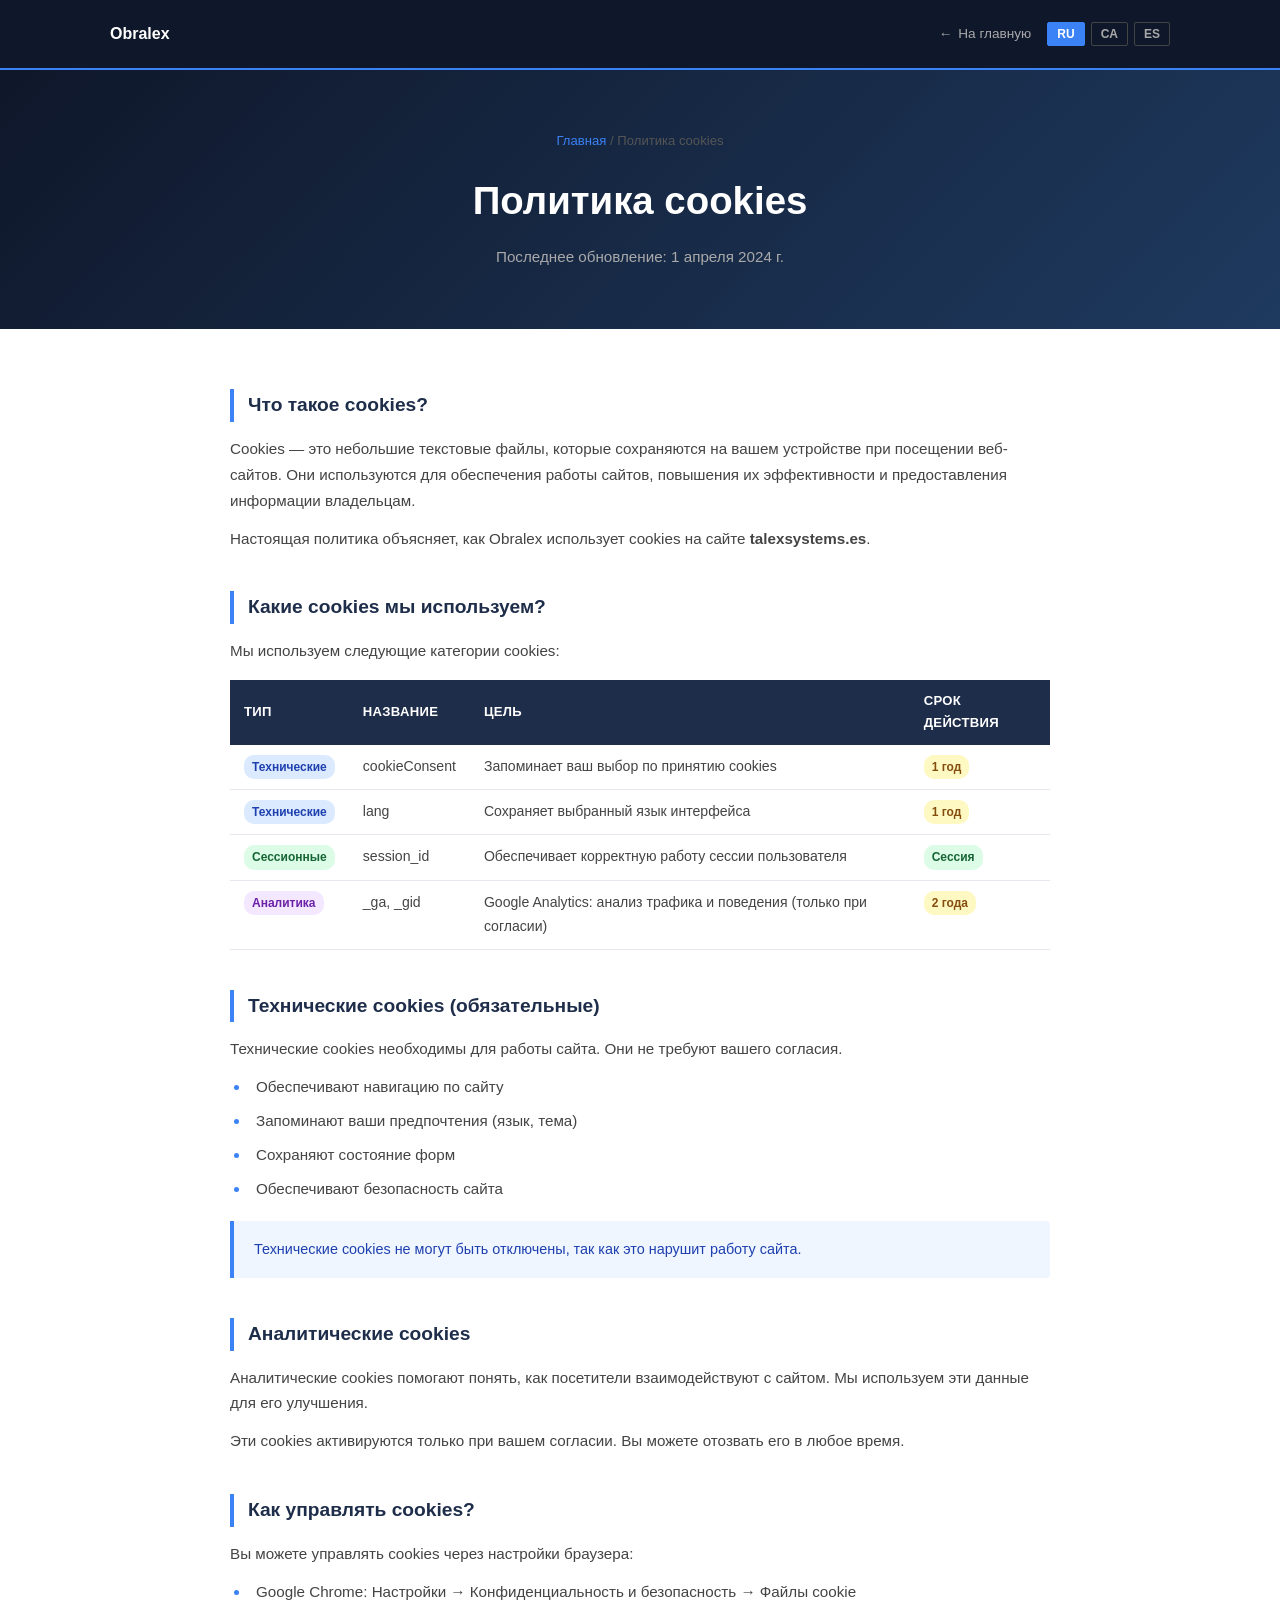
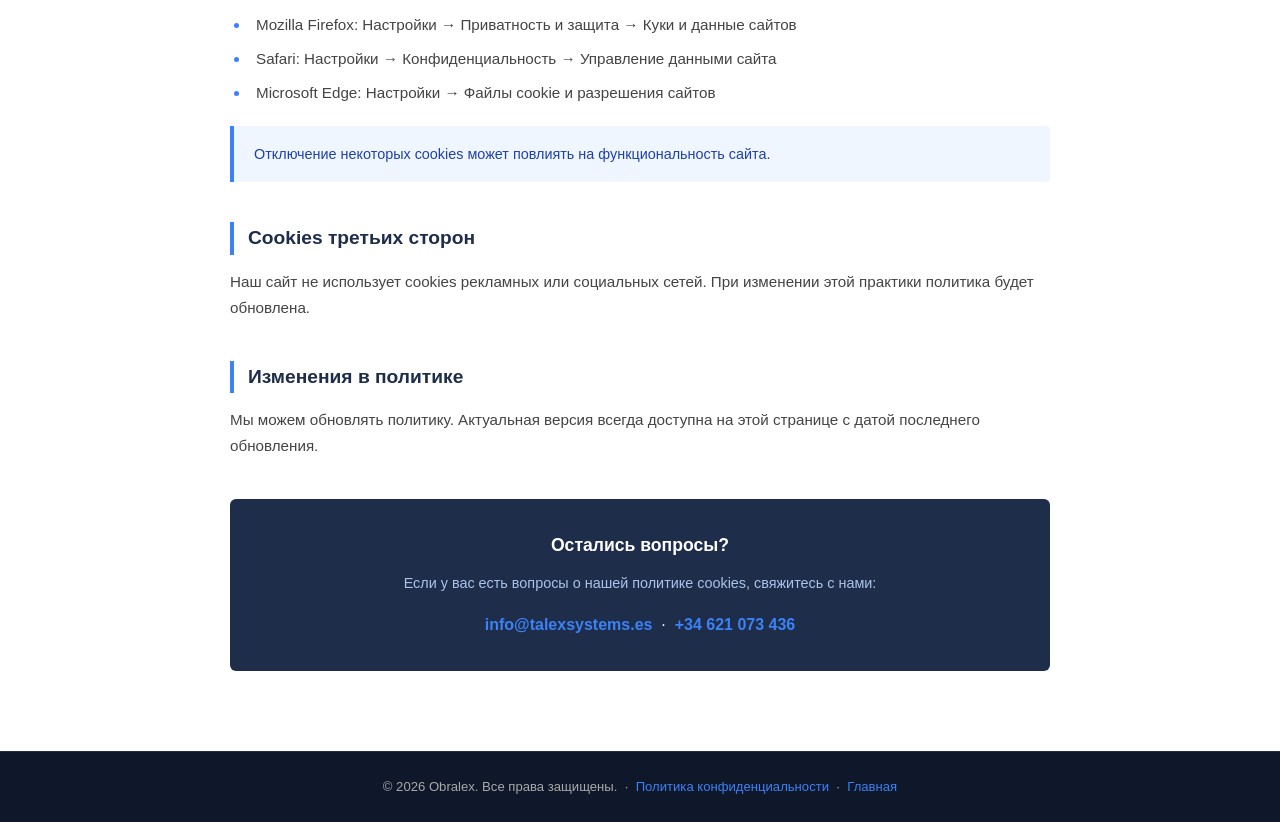
<file: cookie-policy.html>
<!DOCTYPE html>
<html lang="ru">
<head>
  <meta charset="UTF-8" />
  <meta name="viewport" content="width=device-width, initial-scale=1.0" />
  <title>Политика cookies — Obralex</title>
  <style>
    *, *::before, *::after { box-sizing: border-box; margin: 0; padding: 0; }
    :root {
      --dark-blue: #1e2d4a;
      --blue: #3b82f6;
      --gray: #a9a9a9;
      --dark: #0f172a;
      --light: #f0f4f8;
      --white: #ffffff;
      --text: #1e293b;
    }
    html { scroll-behavior: smooth; }
    body { font-family: 'Segoe UI', Arial, sans-serif; color: var(--text); background: var(--white); line-height: 1.7; }
    a { text-decoration: none; color: inherit; }

    /* HEADER */
    header {
      background: var(--dark);
      border-bottom: 2px solid var(--blue);
      position: sticky; top: 0; z-index: 100;
    }
    nav {
      max-width: 1100px; margin: 0 auto; padding: 0 20px;
      height: 68px; display: flex; align-items: center; justify-content: space-between;
    }
    .logo { display: flex; align-items: center; gap: 10px; }
    .logo-mark {
      width: 42px; height: 42px; background: var(--blue); color: var(--white);
      font-weight: 900; font-size: 1rem; display: flex; align-items: center; justify-content: center; border-radius: 4px;
    }
    .logo-text { color: var(--white); font-size: 1rem; font-weight: 700; line-height: 1.2; }
    .logo-text span { color: var(--blue); }
    .nav-right { display: flex; align-items: center; gap: 16px; }
    .back-link {
      color: var(--gray); font-size: 0.85rem; display: flex; align-items: center; gap: 6px;
      transition: color 0.2s;
    }
    .back-link:hover { color: var(--white); }
    .lang-switcher { display: flex; gap: 6px; }
    .lang-btn {
      background: transparent; border: 1px solid #444; color: var(--gray);
      padding: 4px 9px; font-size: 0.75rem; cursor: pointer; border-radius: 2px;
      transition: all 0.2s; text-transform: uppercase; font-weight: 600;
    }
    .lang-btn.active, .lang-btn:hover { background: var(--blue); border-color: var(--blue); color: var(--white); }

    /* HERO */
    .page-hero {
      background: linear-gradient(135deg, #0f172a 0%, #1e3a5f 100%);
      padding: 60px 20px;
      text-align: center;
    }
    .page-hero h1 { color: var(--white); font-size: clamp(1.6rem, 3vw, 2.4rem); font-weight: 900; margin-bottom: 10px; }
    .page-hero p { color: var(--gray); font-size: 0.95rem; }
    .page-hero .breadcrumb { color: #555; font-size: 0.82rem; margin-bottom: 16px; }
    .page-hero .breadcrumb a { color: var(--blue); }
    .page-hero .breadcrumb a:hover { text-decoration: underline; }

    /* CONTENT */
    .content-wrap { max-width: 860px; margin: 0 auto; padding: 60px 20px 80px; }

    .section-block { margin-bottom: 40px; }
    .section-block h2 {
      font-size: 1.2rem; font-weight: 700; color: var(--dark-blue);
      border-left: 4px solid var(--blue); padding-left: 14px; margin-bottom: 14px;
    }
    .section-block p { color: #444; margin-bottom: 12px; font-size: 0.95rem; }
    .section-block ul { margin: 12px 0 12px 20px; display: flex; flex-direction: column; gap: 8px; }
    .section-block ul li { color: #444; font-size: 0.95rem; position: relative; padding-left: 6px; }
    .section-block ul li::marker { color: var(--blue); }

    /* Cookie table */
    .cookie-table { width: 100%; border-collapse: collapse; margin: 16px 0; font-size: 0.88rem; }
    .cookie-table th {
      background: var(--dark-blue); color: var(--white); padding: 10px 14px;
      text-align: left; font-weight: 600; font-size: 0.82rem; text-transform: uppercase; letter-spacing: 0.3px;
    }
    .cookie-table td { padding: 10px 14px; border-bottom: 1px solid #e5e9ef; color: #444; vertical-align: top; }
    .cookie-table tr:hover td { background: var(--light); }
    .badge {
      display: inline-block; padding: 2px 8px; border-radius: 10px; font-size: 0.75rem;
      font-weight: 600; background: #dbeafe; color: #1e40af;
    }
    .badge.session { background: #dcfce7; color: #166534; }
    .badge.persistent { background: #fef9c3; color: #854d0e; }

    /* Info box */
    .info-box {
      background: #eff6ff; border-left: 4px solid var(--blue);
      padding: 16px 20px; border-radius: 0 4px 4px 0; margin: 20px 0;
    }
    .info-box p { color: #1e40af; font-size: 0.9rem; margin: 0; }

    /* Contact block */
    .contact-block {
      background: var(--dark-blue); color: var(--white);
      padding: 32px; border-radius: 6px; margin-top: 40px; text-align: center;
    }
    .contact-block h3 { font-size: 1.1rem; margin-bottom: 10px; }
    .contact-block p { color: #aac4e8; font-size: 0.9rem; margin-bottom: 16px; }
    .contact-block a { color: var(--blue); font-weight: 600; }
    .contact-block a:hover { text-decoration: underline; }

    /* FOOTER */
    footer {
      background: var(--dark); color: var(--gray);
      text-align: center; padding: 24px 20px; font-size: 0.82rem;
      border-top: 1px solid #1e2d4a;
    }
    footer a { color: var(--blue); }
    footer a:hover { text-decoration: underline; }

    @media (max-width: 600px) {
      .cookie-table { font-size: 0.78rem; }
      .cookie-table th, .cookie-table td { padding: 8px 10px; }
      .nav-right .back-link span { display: none; }
    }
  </style>
</head>
<body>

<header>
  <nav>
    <a href="index.html" class="logo">
<div class="logo-text">Obralex</div>
    </a>
    <div class="nav-right">
      <a href="index.html" class="back-link">← <span data-i18n="back">На главную</span></a>
      <div class="lang-switcher">
        <button class="lang-btn active" onclick="setLang('ru')">RU</button>
        <button class="lang-btn" onclick="setLang('ca')">CA</button>
        <button class="lang-btn" onclick="setLang('es')">ES</button>
      </div>
    </div>
  </nav>
</header>

<div class="page-hero">
  <p class="breadcrumb"><a href="index.html" data-i18n="home_link">Главная</a> / <span data-i18n="page_title">Политика cookies</span></p>
  <h1 data-i18n="page_title">Политика cookies</h1>
  <p data-i18n="page_sub">Последнее обновление: 1 апреля 2024 г.</p>
</div>

<div class="content-wrap">

  <div class="section-block">
    <h2 data-i18n="s1_title">Что такое cookies?</h2>
    <p data-i18n="s1_p1">Cookies — это небольшие текстовые файлы, которые сохраняются на вашем устройстве (компьютере, планшете или смартфоне) при посещении веб-сайтов. Они широко используются для обеспечения работы сайтов или повышения эффективности их работы, а также для предоставления информации владельцам сайта.</p>
    <p data-i18n="s1_p2">Настоящая политика объясняет, как Obralex использует cookies и аналогичные технологии на сайте <strong>talexsystems.es</strong>.</p>
  </div>

  <div class="section-block">
    <h2 data-i18n="s2_title">Какие cookies мы используем?</h2>
    <p data-i18n="s2_intro">Мы используем следующие категории cookies:</p>

    <table class="cookie-table">
      <thead>
        <tr>
          <th data-i18n="th_type">Тип</th>
          <th data-i18n="th_name">Название</th>
          <th data-i18n="th_purpose">Цель</th>
          <th data-i18n="th_duration">Срок действия</th>
        </tr>
      </thead>
      <tbody>
        <tr>
          <td><span class="badge" data-i18n="badge_tech">Технические</span></td>
          <td>cookieConsent</td>
          <td data-i18n="cookie1_desc">Запоминает ваш выбор по принятию cookies</td>
          <td><span class="badge persistent" data-i18n="dur_1year">1 год</span></td>
        </tr>
        <tr>
          <td><span class="badge" data-i18n="badge_tech">Технические</span></td>
          <td>lang</td>
          <td data-i18n="cookie2_desc">Сохраняет выбранный язык интерфейса</td>
          <td><span class="badge persistent" data-i18n="dur_1year">1 год</span></td>
        </tr>
        <tr>
          <td><span class="badge session" data-i18n="badge_session">Сессионные</span></td>
          <td>session_id</td>
          <td data-i18n="cookie3_desc">Обеспечивает корректную работу сессии пользователя</td>
          <td><span class="badge session" data-i18n="dur_session">Сессия</span></td>
        </tr>
        <tr>
          <td><span class="badge" style="background:#f3e8ff;color:#6b21a8;" data-i18n="badge_analytics">Аналитика</span></td>
          <td>_ga, _gid</td>
          <td data-i18n="cookie4_desc">Google Analytics: анализ трафика и поведения пользователей (только при согласии)</td>
          <td><span class="badge persistent" data-i18n="dur_2years">2 года</span></td>
        </tr>
      </tbody>
    </table>
  </div>

  <div class="section-block">
    <h2 data-i18n="s3_title">Технические cookies (обязательные)</h2>
    <p data-i18n="s3_p1">Технические cookies необходимы для работы сайта. Без них сайт не может функционировать корректно. Они не требуют вашего согласия.</p>
    <ul>
      <li data-i18n="s3_li1">Обеспечивают навигацию по сайту</li>
      <li data-i18n="s3_li2">Запоминают ваши предпочтения (язык, тема)</li>
      <li data-i18n="s3_li3">Сохраняют состояние форм</li>
      <li data-i18n="s3_li4">Обеспечивают безопасность сайта</li>
    </ul>
    <div class="info-box">
      <p data-i18n="s3_info">Технические cookies не могут быть отключены, так как это нарушит работу сайта. Однако вы можете настроить браузер на их блокировку — в этом случае некоторые функции сайта могут перестать работать.</p>
    </div>
  </div>

  <div class="section-block">
    <h2 data-i18n="s4_title">Аналитические cookies</h2>
    <p data-i18n="s4_p1">Аналитические cookies помогают нам понять, как посетители взаимодействуют с сайтом, собирая и передавая анонимную информацию. Мы используем эти данные для улучшения сайта.</p>
    <p data-i18n="s4_p2">Эти cookies активируются только при вашем согласии. Вы можете отозвать согласие в любое время.</p>
  </div>

  <div class="section-block">
    <h2 data-i18n="s5_title">Как управлять cookies?</h2>
    <p data-i18n="s5_p1">Вы можете управлять cookies через настройки вашего браузера. Ниже приведены ссылки на инструкции для популярных браузеров:</p>
    <ul>
      <li data-i18n="s5_li1">Google Chrome: Настройки → Конфиденциальность и безопасность → Файлы cookie</li>
      <li data-i18n="s5_li2">Mozilla Firefox: Настройки → Приватность и защита → Куки и данные сайтов</li>
      <li data-i18n="s5_li3">Safari: Настройки → Конфиденциальность → Управление данными сайта</li>
      <li data-i18n="s5_li4">Microsoft Edge: Настройки → Файлы cookie и разрешения сайтов</li>
    </ul>
    <div class="info-box">
      <p data-i18n="s5_info">Обратите внимание: отключение некоторых cookies может повлиять на функциональность сайта.</p>
    </div>
  </div>

  <div class="section-block">
    <h2 data-i18n="s6_title">Cookies третьих сторон</h2>
    <p data-i18n="s6_p1">В настоящее время наш сайт не использует cookies рекламных сетей или социальных сетей. Если в будущем мы начнём использовать такие cookies, эта политика будет обновлена.</p>
  </div>

  <div class="section-block">
    <h2 data-i18n="s7_title">Изменения в политике</h2>
    <p data-i18n="s7_p1">Мы можем обновлять настоящую политику время от времени. Актуальная версия всегда доступна на этой странице с указанием даты последнего обновления. Рекомендуем периодически проверять эту страницу.</p>
  </div>

  <div class="contact-block">
    <h3 data-i18n="contact_title">Остались вопросы?</h3>
    <p data-i18n="contact_desc">Если у вас есть вопросы о нашей политике cookies, свяжитесь с нами:</p>
    <a href="mailto:info@talexsystems.es">info@talexsystems.es</a>
    &nbsp;·&nbsp;
    <a href="tel:+34621073436">+34 621 073 436</a>
  </div>

</div>

<footer>
  <p>© 2026 Obralex. <span data-i18n="footer_rights">Все права защищены.</span>
  &nbsp;·&nbsp; <a href="privacy-policy.html" data-i18n="footer_privacy">Политика конфиденциальности</a>
  &nbsp;·&nbsp; <a href="index.html" data-i18n="footer_home">Главная</a></p>
</footer>

<script>
  const t = {
    ru: {
      back: 'На главную', home_link: 'Главная', page_title: 'Политика cookies',
      page_sub: 'Последнее обновление: 1 апреля 2024 г.',
      s1_title: 'Что такое cookies?',
      s1_p1: 'Cookies — это небольшие текстовые файлы, которые сохраняются на вашем устройстве при посещении веб-сайтов. Они используются для обеспечения работы сайтов, повышения их эффективности и предоставления информации владельцам.',
      s1_p2: 'Настоящая политика объясняет, как Obralex использует cookies на сайте <strong>talexsystems.es</strong>.',
      s2_title: 'Какие cookies мы используем?',
      s2_intro: 'Мы используем следующие категории cookies:',
      th_type: 'Тип', th_name: 'Название', th_purpose: 'Цель', th_duration: 'Срок действия',
      badge_tech: 'Технические', badge_session: 'Сессионные', badge_analytics: 'Аналитика',
      cookie1_desc: 'Запоминает ваш выбор по принятию cookies',
      cookie2_desc: 'Сохраняет выбранный язык интерфейса',
      cookie3_desc: 'Обеспечивает корректную работу сессии пользователя',
      cookie4_desc: 'Google Analytics: анализ трафика и поведения (только при согласии)',
      dur_1year: '1 год', dur_session: 'Сессия', dur_2years: '2 года',
      s3_title: 'Технические cookies (обязательные)',
      s3_p1: 'Технические cookies необходимы для работы сайта. Они не требуют вашего согласия.',
      s3_li1: 'Обеспечивают навигацию по сайту',
      s3_li2: 'Запоминают ваши предпочтения (язык, тема)',
      s3_li3: 'Сохраняют состояние форм',
      s3_li4: 'Обеспечивают безопасность сайта',
      s3_info: 'Технические cookies не могут быть отключены, так как это нарушит работу сайта.',
      s4_title: 'Аналитические cookies',
      s4_p1: 'Аналитические cookies помогают понять, как посетители взаимодействуют с сайтом. Мы используем эти данные для его улучшения.',
      s4_p2: 'Эти cookies активируются только при вашем согласии. Вы можете отозвать его в любое время.',
      s5_title: 'Как управлять cookies?',
      s5_p1: 'Вы можете управлять cookies через настройки браузера:',
      s5_li1: 'Google Chrome: Настройки → Конфиденциальность и безопасность → Файлы cookie',
      s5_li2: 'Mozilla Firefox: Настройки → Приватность и защита → Куки и данные сайтов',
      s5_li3: 'Safari: Настройки → Конфиденциальность → Управление данными сайта',
      s5_li4: 'Microsoft Edge: Настройки → Файлы cookie и разрешения сайтов',
      s5_info: 'Отключение некоторых cookies может повлиять на функциональность сайта.',
      s6_title: 'Cookies третьих сторон',
      s6_p1: 'Наш сайт не использует cookies рекламных или социальных сетей. При изменении этой практики политика будет обновлена.',
      s7_title: 'Изменения в политике',
      s7_p1: 'Мы можем обновлять политику. Актуальная версия всегда доступна на этой странице с датой последнего обновления.',
      contact_title: 'Остались вопросы?',
      contact_desc: 'Если у вас есть вопросы о нашей политике cookies, свяжитесь с нами:',
      footer_rights: 'Все права защищены.', footer_privacy: 'Политика конфиденциальности', footer_home: 'Главная',
    },
    es: {
      back: 'Inicio', home_link: 'Inicio', page_title: 'Política de cookies',
      page_sub: 'Última actualización: 1 de abril de 2024',
      s1_title: '¿Qué son las cookies?',
      s1_p1: 'Las cookies son pequeños archivos de texto que se almacenan en su dispositivo cuando visita sitios web. Se utilizan para garantizar el funcionamiento de los sitios, mejorar su eficiencia y proporcionar información a los propietarios.',
      s1_p2: 'Esta política explica cómo Obralex utiliza cookies en el sitio web <strong>talexsystems.es</strong>.',
      s2_title: '¿Qué cookies utilizamos?',
      s2_intro: 'Utilizamos las siguientes categorías de cookies:',
      th_type: 'Tipo', th_name: 'Nombre', th_purpose: 'Finalidad', th_duration: 'Duración',
      badge_tech: 'Técnicas', badge_session: 'De sesión', badge_analytics: 'Analíticas',
      cookie1_desc: 'Recuerda su elección sobre la aceptación de cookies',
      cookie2_desc: 'Guarda el idioma de interfaz seleccionado',
      cookie3_desc: 'Garantiza el correcto funcionamiento de la sesión del usuario',
      cookie4_desc: 'Google Analytics: análisis de tráfico y comportamiento (solo con consentimiento)',
      dur_1year: '1 año', dur_session: 'Sesión', dur_2years: '2 años',
      s3_title: 'Cookies técnicas (obligatorias)',
      s3_p1: 'Las cookies técnicas son necesarias para el funcionamiento del sitio web. No requieren su consentimiento.',
      s3_li1: 'Permiten la navegación por el sitio web',
      s3_li2: 'Recuerdan sus preferencias (idioma, tema)',
      s3_li3: 'Guardan el estado de los formularios',
      s3_li4: 'Garantizan la seguridad del sitio web',
      s3_info: 'Las cookies técnicas no se pueden desactivar, ya que el sitio web no funcionaría correctamente.',
      s4_title: 'Cookies analíticas',
      s4_p1: 'Las cookies analíticas nos ayudan a entender cómo los visitantes interactúan con el sitio web. Usamos estos datos para mejorarlo.',
      s4_p2: 'Estas cookies se activan solo con su consentimiento, que puede retirar en cualquier momento.',
      s5_title: '¿Cómo gestionar las cookies?',
      s5_p1: 'Puede gestionar las cookies a través de la configuración de su navegador:',
      s5_li1: 'Google Chrome: Configuración → Privacidad y seguridad → Cookies',
      s5_li2: 'Mozilla Firefox: Configuración → Privacidad y protección → Cookies y datos del sitio',
      s5_li3: 'Safari: Preferencias → Privacidad → Gestionar datos del sitio web',
      s5_li4: 'Microsoft Edge: Configuración → Cookies y permisos del sitio',
      s5_info: 'Tenga en cuenta que deshabilitar algunas cookies puede afectar la funcionalidad del sitio.',
      s6_title: 'Cookies de terceros',
      s6_p1: 'Nuestro sitio web no utiliza cookies de redes publicitarias ni de redes sociales. Si en el futuro lo hiciéramos, esta política se actualizaría.',
      s7_title: 'Cambios en la política',
      s7_p1: 'Podemos actualizar esta política. La versión vigente siempre estará disponible en esta página con la fecha de la última actualización.',
      contact_title: '¿Tiene preguntas?',
      contact_desc: 'Si tiene preguntas sobre nuestra política de cookies, contáctenos:',
      footer_rights: 'Todos los derechos reservados.', footer_privacy: 'Política de privacidad', footer_home: 'Inicio',
    },
    ca: {
      back: 'Inici', home_link: 'Inici', page_title: 'Política de cookies',
      page_sub: 'Última actualització: 1 d\'abril de 2024',
      s1_title: 'Què són les cookies?',
      s1_p1: 'Les cookies són petits fitxers de text que s\'emmagatzemen al vostre dispositiu quan visiteu llocs web. S\'utilitzen per garantir el funcionament dels llocs, millorar-ne l\'eficiència i proporcionar informació als propietaris.',
      s1_p2: 'Aquesta política explica com Obralex utilitza cookies al lloc web <strong>talexsystems.es</strong>.',
      s2_title: 'Quines cookies fem servir?',
      s2_intro: 'Fem servir les categories de cookies següents:',
      th_type: 'Tipus', th_name: 'Nom', th_purpose: 'Finalitat', th_duration: 'Durada',
      badge_tech: 'Tècniques', badge_session: 'De sessió', badge_analytics: 'Analítiques',
      cookie1_desc: 'Recorda la vostra elecció sobre l\'acceptació de cookies',
      cookie2_desc: 'Desa l\'idioma d\'interfície seleccionat',
      cookie3_desc: 'Garanteix el funcionament correcte de la sessió d\'usuari',
      cookie4_desc: 'Google Analytics: anàlisi de trànsit i comportament (només amb consentiment)',
      dur_1year: '1 any', dur_session: 'Sessió', dur_2years: '2 anys',
      s3_title: 'Cookies tècniques (obligatòries)',
      s3_p1: 'Les cookies tècniques són necessàries per al funcionament del lloc web. No requereixen el vostre consentiment.',
      s3_li1: 'Permeten la navegació pel lloc web',
      s3_li2: 'Recorden les vostres preferències (idioma, tema)',
      s3_li3: 'Desen l\'estat dels formularis',
      s3_li4: 'Garanteixen la seguretat del lloc web',
      s3_info: 'Les cookies tècniques no es poden desactivar, ja que el lloc web no funcionaria correctament.',
      s4_title: 'Cookies analítiques',
      s4_p1: 'Les cookies analítiques ens ajuden a entendre com els visitants interactuen amb el lloc web. Fem servir aquestes dades per millorar-lo.',
      s4_p2: 'Aquestes cookies s\'activen només amb el vostre consentiment, que podeu revocar en qualsevol moment.',
      s5_title: 'Com gestionar les cookies?',
      s5_p1: 'Podeu gestionar les cookies a través de la configuració del vostre navegador:',
      s5_li1: 'Google Chrome: Configuració → Privadesa i seguretat → Cookies',
      s5_li2: 'Mozilla Firefox: Configuració → Privadesa i protecció → Cookies i dades del lloc',
      s5_li3: 'Safari: Preferències → Privadesa → Gestionar dades del lloc web',
      s5_li4: 'Microsoft Edge: Configuració → Cookies i permisos del lloc',
      s5_info: 'Tingueu en compte que deshabilitar algunes cookies pot afectar la funcionalitat del lloc.',
      s6_title: 'Cookies de tercers',
      s6_p1: 'El nostre lloc web no fa servir cookies de xarxes publicitàries ni de xarxes socials. Si en el futur ho féssim, aquesta política s\'actualitzaria.',
      s7_title: 'Canvis en la política',
      s7_p1: 'Podem actualitzar aquesta política. La versió vigent sempre estarà disponible en aquesta pàgina amb la data de l\'última actualització.',
      contact_title: 'Teniu preguntes?',
      contact_desc: 'Si teniu preguntes sobre la nostra política de cookies, poseu-vos en contacte amb nosaltres:',
      footer_rights: 'Tots els drets reservats.', footer_privacy: 'Política de privadesa', footer_home: 'Inici',
    }
  };

  function setLang(lang) {
    const tr = t[lang];
    document.querySelectorAll('[data-i18n]').forEach(el => {
      const key = el.getAttribute('data-i18n');
      if (tr[key] !== undefined) el.innerHTML = tr[key];
    });
    document.querySelectorAll('.lang-btn').forEach(b => {
      b.classList.toggle('active', b.textContent.trim() === lang.toUpperCase());
    });
    document.documentElement.lang = lang;
  }

  setLang('ru');
</script>
</body>
</html>
</file>
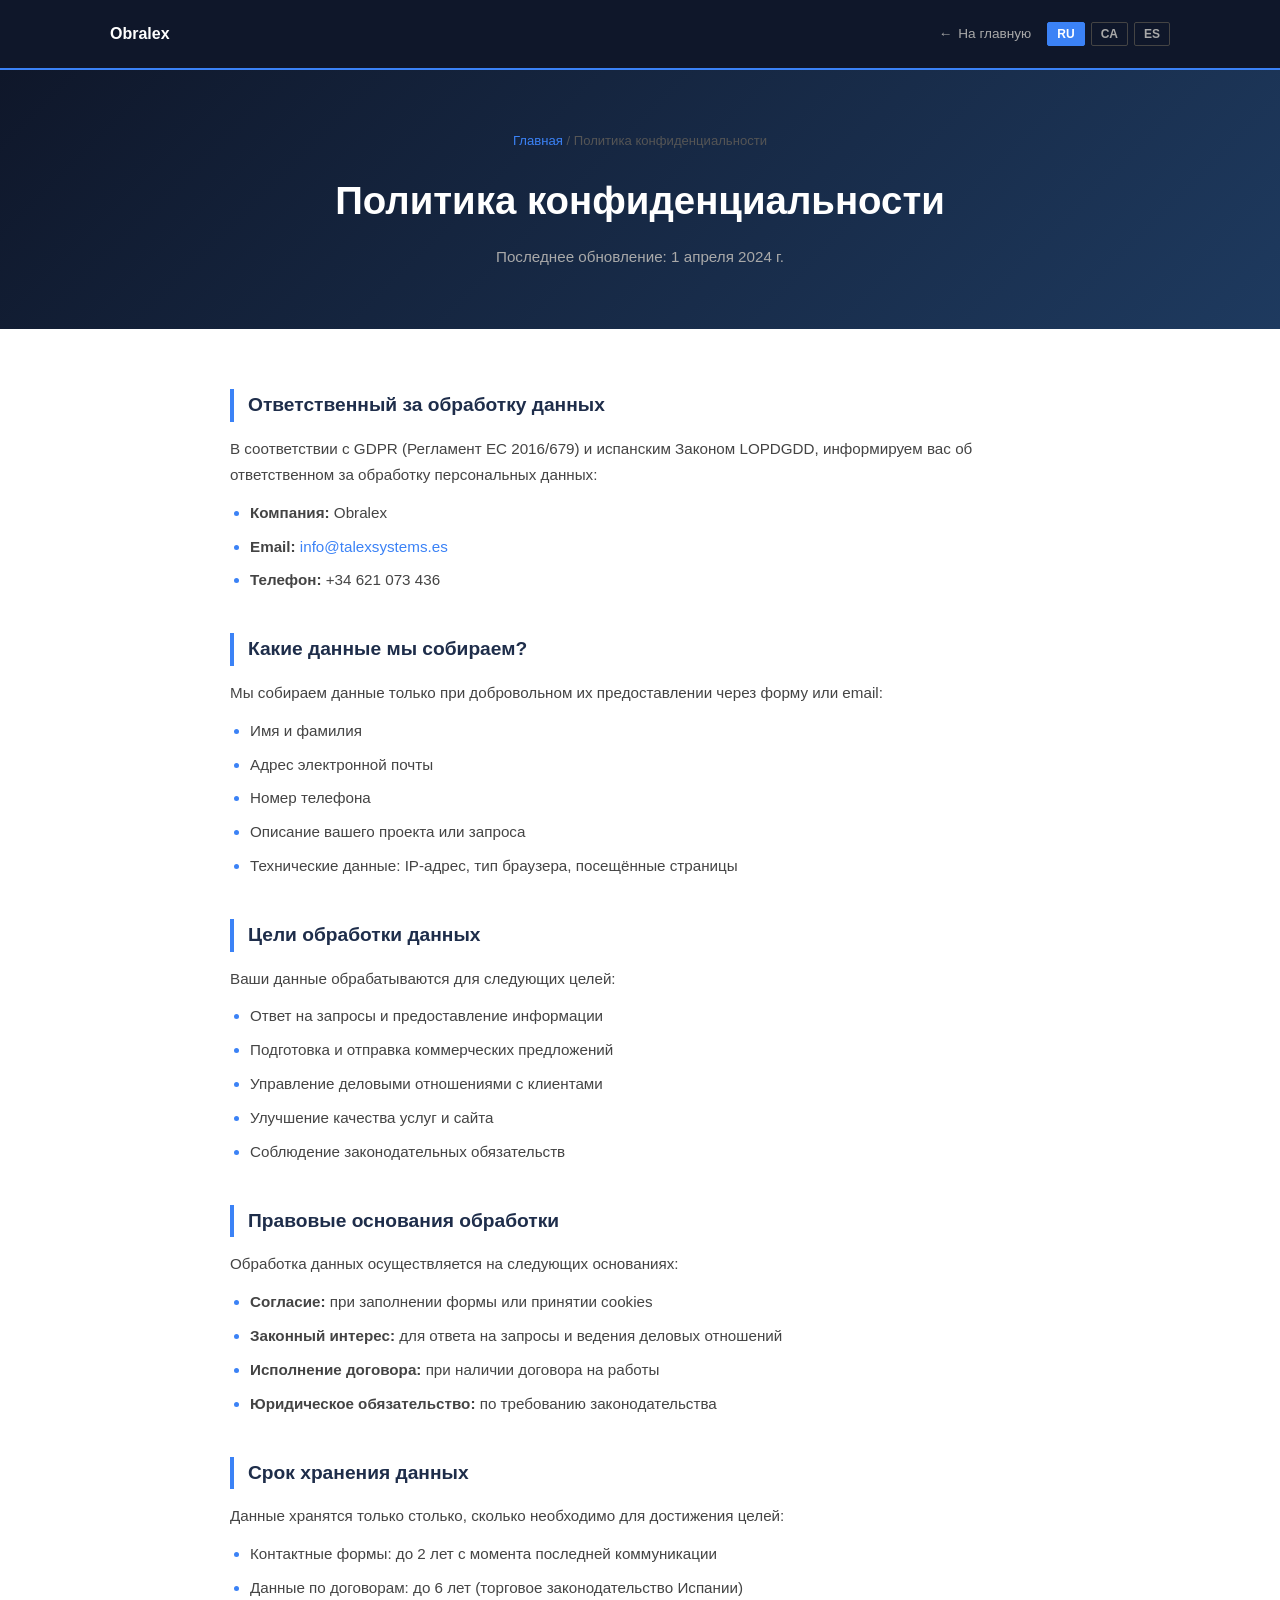
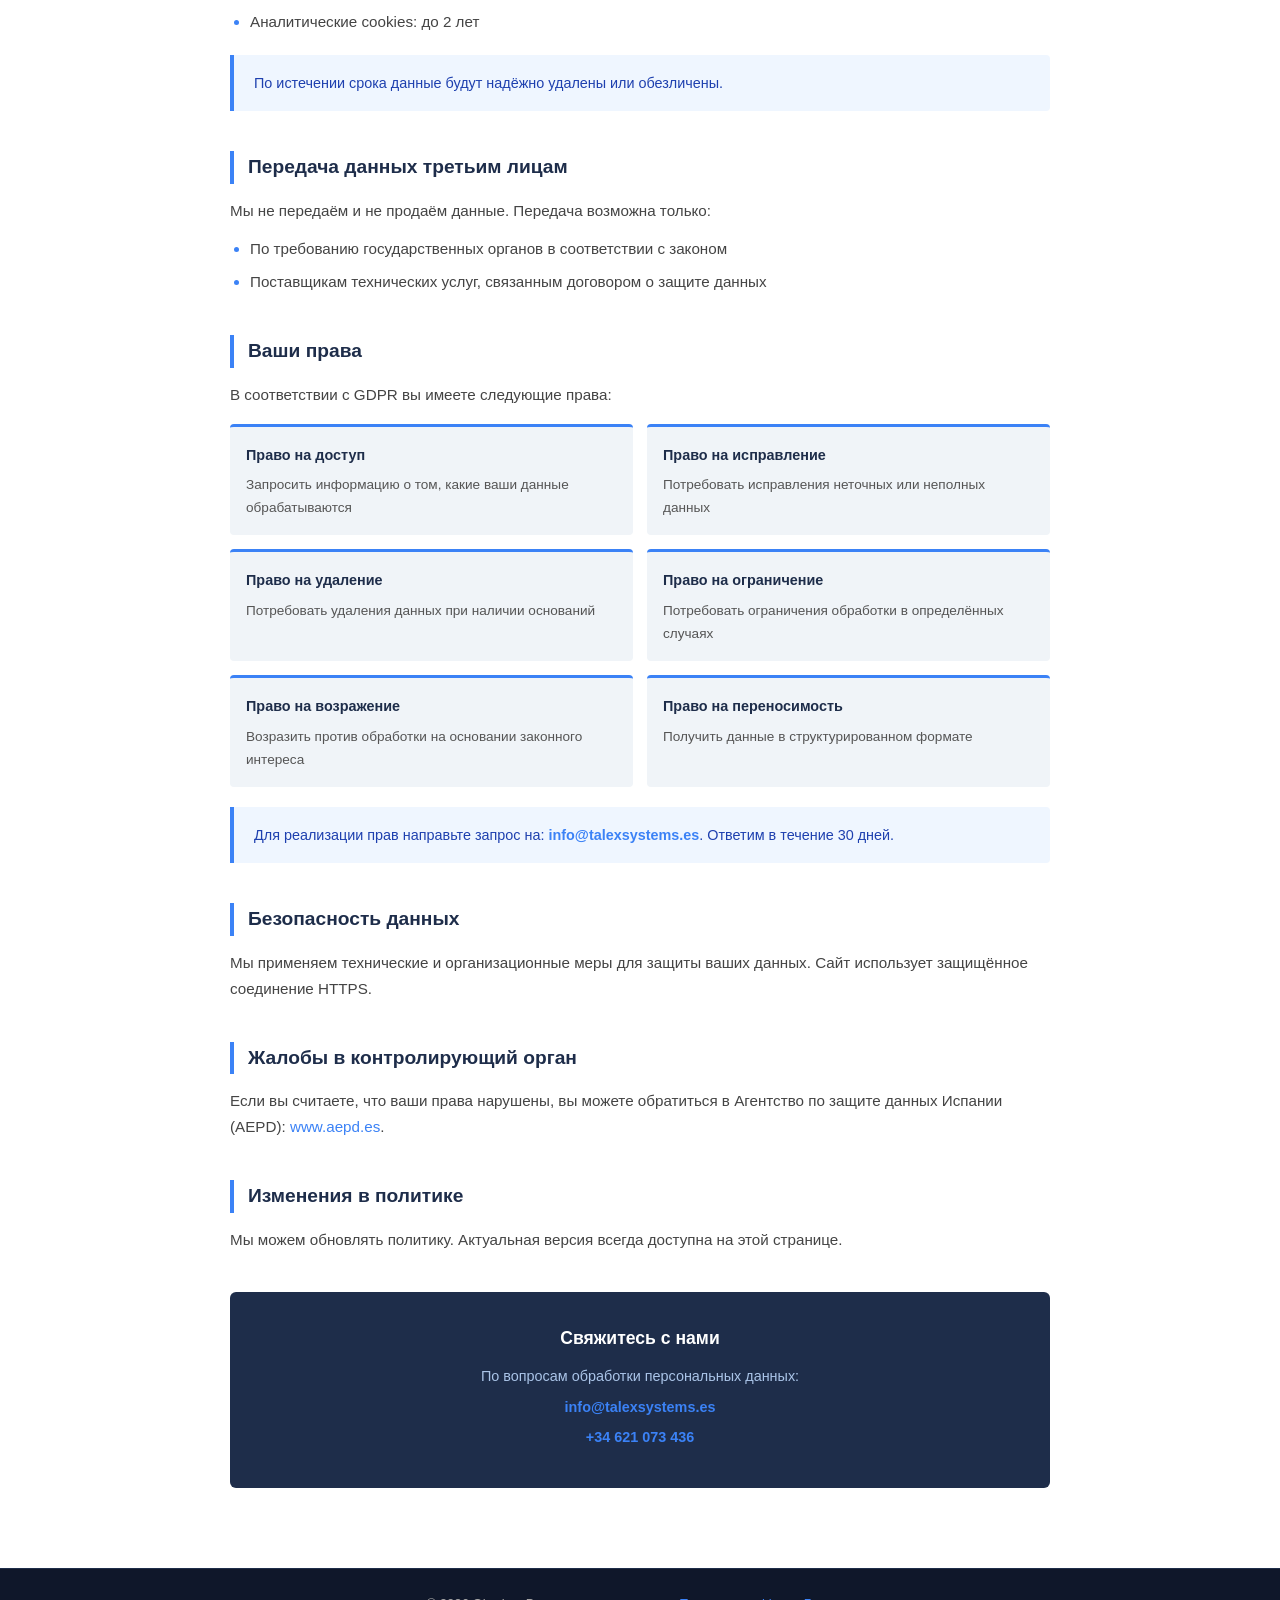
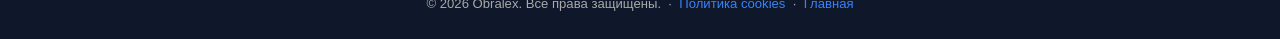
<file: privacy-policy.html>
<!DOCTYPE html>
<html lang="ru">
<head>
  <meta charset="UTF-8" />
  <meta name="viewport" content="width=device-width, initial-scale=1.0" />
  <title>Политика конфиденциальности — Obralex</title>
  <style>
    *, *::before, *::after { box-sizing: border-box; margin: 0; padding: 0; }
    :root {
      --dark-blue: #1e2d4a;
      --blue: #3b82f6;
      --gray: #a9a9a9;
      --dark: #0f172a;
      --light: #f0f4f8;
      --white: #ffffff;
      --text: #1e293b;
    }
    html { scroll-behavior: smooth; }
    body { font-family: 'Segoe UI', Arial, sans-serif; color: var(--text); background: var(--white); line-height: 1.7; }
    a { text-decoration: none; color: inherit; }

    header {
      background: var(--dark);
      border-bottom: 2px solid var(--blue);
      position: sticky; top: 0; z-index: 100;
    }
    nav {
      max-width: 1100px; margin: 0 auto; padding: 0 20px;
      height: 68px; display: flex; align-items: center; justify-content: space-between;
    }
    .logo { display: flex; align-items: center; gap: 10px; }
    .logo-mark {
      width: 42px; height: 42px; background: var(--blue); color: var(--white);
      font-weight: 900; font-size: 1rem; display: flex; align-items: center; justify-content: center; border-radius: 4px;
    }
    .logo-text { color: var(--white); font-size: 1rem; font-weight: 700; line-height: 1.2; }
    .logo-text span { color: var(--blue); }
    .nav-right { display: flex; align-items: center; gap: 16px; }
    .back-link { color: var(--gray); font-size: 0.85rem; display: flex; align-items: center; gap: 6px; transition: color 0.2s; }
    .back-link:hover { color: var(--white); }
    .lang-switcher { display: flex; gap: 6px; }
    .lang-btn {
      background: transparent; border: 1px solid #444; color: var(--gray);
      padding: 4px 9px; font-size: 0.75rem; cursor: pointer; border-radius: 2px;
      transition: all 0.2s; text-transform: uppercase; font-weight: 600;
    }
    .lang-btn.active, .lang-btn:hover { background: var(--blue); border-color: var(--blue); color: var(--white); }

    .page-hero {
      background: linear-gradient(135deg, #0f172a 0%, #1e3a5f 100%);
      padding: 60px 20px; text-align: center;
    }
    .page-hero h1 { color: var(--white); font-size: clamp(1.6rem, 3vw, 2.4rem); font-weight: 900; margin-bottom: 10px; }
    .page-hero p { color: var(--gray); font-size: 0.95rem; }
    .page-hero .breadcrumb { color: #555; font-size: 0.82rem; margin-bottom: 16px; }
    .page-hero .breadcrumb a { color: var(--blue); }
    .page-hero .breadcrumb a:hover { text-decoration: underline; }

    .content-wrap { max-width: 860px; margin: 0 auto; padding: 60px 20px 80px; }

    .section-block { margin-bottom: 40px; }
    .section-block h2 {
      font-size: 1.2rem; font-weight: 700; color: var(--dark-blue);
      border-left: 4px solid var(--blue); padding-left: 14px; margin-bottom: 14px;
    }
    .section-block p { color: #444; margin-bottom: 12px; font-size: 0.95rem; }
    .section-block ul { margin: 12px 0 12px 20px; display: flex; flex-direction: column; gap: 8px; }
    .section-block ul li { color: #444; font-size: 0.95rem; }
    .section-block ul li::marker { color: var(--blue); }

    .info-box {
      background: #eff6ff; border-left: 4px solid var(--blue);
      padding: 16px 20px; border-radius: 0 4px 4px 0; margin: 20px 0;
    }
    .info-box p { color: #1e40af; font-size: 0.9rem; margin: 0; }

    .rights-grid {
      display: grid; grid-template-columns: repeat(2, 1fr); gap: 14px; margin-top: 16px;
    }
    .right-item {
      background: var(--light); border-radius: 4px; padding: 16px;
      border-top: 3px solid var(--blue);
    }
    .right-item h4 { font-size: 0.9rem; font-weight: 700; color: var(--dark-blue); margin-bottom: 6px; }
    .right-item p { color: #555; font-size: 0.85rem; margin: 0; }

    .contact-block {
      background: var(--dark-blue); color: var(--white);
      padding: 32px; border-radius: 6px; margin-top: 40px; text-align: center;
    }
    .contact-block h3 { font-size: 1.1rem; margin-bottom: 10px; }
    .contact-block p { color: #aac4e8; font-size: 0.9rem; margin-bottom: 6px; }
    .contact-block a { color: var(--blue); font-weight: 600; }
    .contact-block a:hover { text-decoration: underline; }

    footer {
      background: var(--dark); color: var(--gray);
      text-align: center; padding: 24px 20px; font-size: 0.82rem;
      border-top: 1px solid #1e2d4a;
    }
    footer a { color: var(--blue); }
    footer a:hover { text-decoration: underline; }

    @media (max-width: 600px) {
      .rights-grid { grid-template-columns: 1fr; }
      .nav-right .back-link span { display: none; }
    }
  </style>
</head>
<body>

<header>
  <nav>
    <a href="index.html" class="logo">
<div class="logo-text">Obralex</div>
    </a>
    <div class="nav-right">
      <a href="index.html" class="back-link">← <span data-i18n="back">На главную</span></a>
      <div class="lang-switcher">
        <button class="lang-btn active" onclick="setLang('ru')">RU</button>
        <button class="lang-btn" onclick="setLang('ca')">CA</button>
        <button class="lang-btn" onclick="setLang('es')">ES</button>
      </div>
    </div>
  </nav>
</header>

<div class="page-hero">
  <p class="breadcrumb"><a href="index.html" data-i18n="home_link">Главная</a> / <span data-i18n="page_title">Политика конфиденциальности</span></p>
  <h1 data-i18n="page_title">Политика конфиденциальности</h1>
  <p data-i18n="page_sub">Последнее обновление: 1 апреля 2024 г.</p>
</div>

<div class="content-wrap">

  <div class="section-block">
    <h2 data-i18n="s1_title">Ответственный за обработку данных</h2>
    <p data-i18n="s1_p1">В соответствии с действующим законодательством о защите персональных данных (GDPR — Регламент ЕС 2016/679 и испанский Закон LOPDGDD), информируем вас об ответственном за обработку ваших персональных данных:</p>
    <ul>
      <li><strong data-i18n="label_company">Компания:</strong> Obralex</li>
      <li><strong data-i18n="label_email">Email:</strong> <a href="mailto:info@talexsystems.es" style="color:var(--blue)">info@talexsystems.es</a></li>
      <li><strong data-i18n="label_phone">Телефон:</strong> +34 621 073 436</li>
    </ul>
  </div>

  <div class="section-block">
    <h2 data-i18n="s2_title">Какие данные мы собираем?</h2>
    <p data-i18n="s2_p1">Мы собираем персональные данные только в тех случаях, когда вы добровольно предоставляете их нам через контактную форму или по электронной почте. Это может включать:</p>
    <ul>
      <li data-i18n="s2_li1">Имя и фамилия</li>
      <li data-i18n="s2_li2">Адрес электронной почты</li>
      <li data-i18n="s2_li3">Номер телефона</li>
      <li data-i18n="s2_li4">Описание вашего проекта или запроса</li>
      <li data-i18n="s2_li5">Технические данные: IP-адрес, тип браузера, посещённые страницы (при использовании аналитических cookies)</li>
    </ul>
  </div>

  <div class="section-block">
    <h2 data-i18n="s3_title">Цели обработки данных</h2>
    <p data-i18n="s3_intro">Ваши персональные данные обрабатываются для следующих целей:</p>
    <ul>
      <li data-i18n="s3_li1">Ответ на ваши запросы и предоставление запрошенной информации</li>
      <li data-i18n="s3_li2">Подготовка и отправка коммерческих предложений</li>
      <li data-i18n="s3_li3">Управление деловыми отношениями с клиентами</li>
      <li data-i18n="s3_li4">Улучшение качества услуг и сайта (на основе агрегированных данных)</li>
      <li data-i18n="s3_li5">Соблюдение законодательных обязательств</li>
    </ul>
  </div>

  <div class="section-block">
    <h2 data-i18n="s4_title">Правовые основания обработки</h2>
    <p data-i18n="s4_p1">Обработка ваших данных осуществляется на следующих правовых основаниях:</p>
    <ul>
      <li data-i18n="s4_li1"><strong>Согласие:</strong> когда вы заполняете контактную форму или даёте согласие на cookies</li>
      <li data-i18n="s4_li2"><strong>Законный интерес:</strong> для ответа на ваши запросы и ведения деловых отношений</li>
      <li data-i18n="s4_li3"><strong>Исполнение договора:</strong> при наличии договора на проведение работ</li>
      <li data-i18n="s4_li4"><strong>Юридическое обязательство:</strong> для соблюдения требований законодательства</li>
    </ul>
  </div>

  <div class="section-block">
    <h2 data-i18n="s5_title">Срок хранения данных</h2>
    <p data-i18n="s5_p1">Ваши персональные данные хранятся только в течение времени, необходимого для достижения целей, для которых они были собраны:</p>
    <ul>
      <li data-i18n="s5_li1">Данные из контактных форм: до 2 лет с момента последней коммуникации</li>
      <li data-i18n="s5_li2">Данные по договорам: до 6 лет в соответствии с торговым законодательством Испании</li>
      <li data-i18n="s5_li3">Данные аналитических cookies: до 2 лет</li>
    </ul>
    <div class="info-box">
      <p data-i18n="s5_info">По истечении срока хранения данные будут надёжно удалены или обезличены.</p>
    </div>
  </div>

  <div class="section-block">
    <h2 data-i18n="s6_title">Передача данных третьим лицам</h2>
    <p data-i18n="s6_p1">Мы не передаём, не продаём и не сдаём в аренду ваши персональные данные третьим лицам в коммерческих целях. Данные могут быть переданы только в следующих случаях:</p>
    <ul>
      <li data-i18n="s6_li1">По требованию государственных органов в соответствии с законодательством</li>
      <li data-i18n="s6_li2">Поставщикам технических услуг (хостинг, аналитика), связанным с нами договором о защите данных</li>
    </ul>
  </div>

  <div class="section-block">
    <h2 data-i18n="s7_title">Ваши права</h2>
    <p data-i18n="s7_intro">В соответствии с GDPR вы имеете следующие права в отношении ваших персональных данных:</p>
    <div class="rights-grid">
      <div class="right-item">
        <h4 data-i18n="r1_title">Право на доступ</h4>
        <p data-i18n="r1_desc">Вы можете запросить информацию о том, какие ваши данные мы обрабатываем</p>
      </div>
      <div class="right-item">
        <h4 data-i18n="r2_title">Право на исправление</h4>
        <p data-i18n="r2_desc">Вы можете потребовать исправления неточных или неполных данных</p>
      </div>
      <div class="right-item">
        <h4 data-i18n="r3_title">Право на удаление</h4>
        <p data-i18n="r3_desc">Вы можете потребовать удаления ваших данных при наличии законных оснований</p>
      </div>
      <div class="right-item">
        <h4 data-i18n="r4_title">Право на ограничение</h4>
        <p data-i18n="r4_desc">Вы можете потребовать ограничения обработки ваших данных в определённых случаях</p>
      </div>
      <div class="right-item">
        <h4 data-i18n="r5_title">Право на возражение</h4>
        <p data-i18n="r5_desc">Вы можете возразить против обработки данных на основании законного интереса</p>
      </div>
      <div class="right-item">
        <h4 data-i18n="r6_title">Право на переносимость</h4>
        <p data-i18n="r6_desc">Вы можете получить свои данные в структурированном формате для передачи другому оператору</p>
      </div>
    </div>
    <div class="info-box" style="margin-top:20px;">
      <p data-i18n="rights_info">Для реализации любого из перечисленных прав направьте запрос на: <a href="mailto:info@talexsystems.es" style="color:var(--blue);font-weight:600;">info@talexsystems.es</a>. Мы ответим в течение 30 дней.</p>
    </div>
  </div>

  <div class="section-block">
    <h2 data-i18n="s8_title">Безопасность данных</h2>
    <p data-i18n="s8_p1">Мы применяем технические и организационные меры для защиты ваших персональных данных от несанкционированного доступа, изменения, раскрытия или уничтожения. Сайт использует защищённое соединение HTTPS.</p>
  </div>

  <div class="section-block">
    <h2 data-i18n="s9_title">Жалобы в контролирующий орган</h2>
    <p data-i18n="s9_p1">Если вы считаете, что ваши права в области защиты данных нарушены, вы можете подать жалобу в испанское Агентство по защите данных (AEPD): <a href="https://www.aepd.es" target="_blank" rel="noopener" style="color:var(--blue)">www.aepd.es</a>.</p>
  </div>

  <div class="section-block">
    <h2 data-i18n="s10_title">Изменения в политике</h2>
    <p data-i18n="s10_p1">Мы можем обновлять настоящую политику конфиденциальности. Актуальная версия всегда доступна на этой странице. При существенных изменениях мы уведомим вас по электронной почте (если у нас есть ваш адрес).</p>
  </div>

  <div class="contact-block">
    <h3 data-i18n="contact_title">Свяжитесь с нами</h3>
    <p data-i18n="contact_desc">По вопросам обработки персональных данных:</p>
    <p><a href="mailto:info@talexsystems.es">info@talexsystems.es</a></p>
    <p style="margin-top:6px;"><a href="tel:+34621073436">+34 621 073 436</a></p>
  </div>

</div>

<footer>
  <p>© 2026 Obralex. <span data-i18n="footer_rights">Все права защищены.</span>
  &nbsp;·&nbsp; <a href="cookie-policy.html" data-i18n="footer_cookies">Политика cookies</a>
  &nbsp;·&nbsp; <a href="index.html" data-i18n="footer_home">Главная</a></p>
</footer>

<script>
  const t = {
    ru: {
      back: 'На главную', home_link: 'Главная',
      page_title: 'Политика конфиденциальности',
      page_sub: 'Последнее обновление: 1 апреля 2024 г.',
      s1_title: 'Ответственный за обработку данных',
      s1_p1: 'В соответствии с GDPR (Регламент ЕС 2016/679) и испанским Законом LOPDGDD, информируем вас об ответственном за обработку персональных данных:',
      label_company: 'Компания:', label_email: 'Email:', label_phone: 'Телефон:',
      s2_title: 'Какие данные мы собираем?',
      s2_p1: 'Мы собираем данные только при добровольном их предоставлении через форму или email:',
      s2_li1: 'Имя и фамилия', s2_li2: 'Адрес электронной почты', s2_li3: 'Номер телефона',
      s2_li4: 'Описание вашего проекта или запроса',
      s2_li5: 'Технические данные: IP-адрес, тип браузера, посещённые страницы',
      s3_title: 'Цели обработки данных', s3_intro: 'Ваши данные обрабатываются для следующих целей:',
      s3_li1: 'Ответ на запросы и предоставление информации',
      s3_li2: 'Подготовка и отправка коммерческих предложений',
      s3_li3: 'Управление деловыми отношениями с клиентами',
      s3_li4: 'Улучшение качества услуг и сайта',
      s3_li5: 'Соблюдение законодательных обязательств',
      s4_title: 'Правовые основания обработки',
      s4_p1: 'Обработка данных осуществляется на следующих основаниях:',
      s4_li1: '<strong>Согласие:</strong> при заполнении формы или принятии cookies',
      s4_li2: '<strong>Законный интерес:</strong> для ответа на запросы и ведения деловых отношений',
      s4_li3: '<strong>Исполнение договора:</strong> при наличии договора на работы',
      s4_li4: '<strong>Юридическое обязательство:</strong> по требованию законодательства',
      s5_title: 'Срок хранения данных',
      s5_p1: 'Данные хранятся только столько, сколько необходимо для достижения целей:',
      s5_li1: 'Контактные формы: до 2 лет с момента последней коммуникации',
      s5_li2: 'Данные по договорам: до 6 лет (торговое законодательство Испании)',
      s5_li3: 'Аналитические cookies: до 2 лет',
      s5_info: 'По истечении срока данные будут надёжно удалены или обезличены.',
      s6_title: 'Передача данных третьим лицам',
      s6_p1: 'Мы не передаём и не продаём данные. Передача возможна только:',
      s6_li1: 'По требованию государственных органов в соответствии с законом',
      s6_li2: 'Поставщикам технических услуг, связанным договором о защите данных',
      s7_title: 'Ваши права', s7_intro: 'В соответствии с GDPR вы имеете следующие права:',
      r1_title: 'Право на доступ', r1_desc: 'Запросить информацию о том, какие ваши данные обрабатываются',
      r2_title: 'Право на исправление', r2_desc: 'Потребовать исправления неточных или неполных данных',
      r3_title: 'Право на удаление', r3_desc: 'Потребовать удаления данных при наличии оснований',
      r4_title: 'Право на ограничение', r4_desc: 'Потребовать ограничения обработки в определённых случаях',
      r5_title: 'Право на возражение', r5_desc: 'Возразить против обработки на основании законного интереса',
      r6_title: 'Право на переносимость', r6_desc: 'Получить данные в структурированном формате',
      rights_info: 'Для реализации прав направьте запрос на: <a href="mailto:info@talexsystems.es" style="color:var(--blue);font-weight:600;">info@talexsystems.es</a>. Ответим в течение 30 дней.',
      s8_title: 'Безопасность данных',
      s8_p1: 'Мы применяем технические и организационные меры для защиты ваших данных. Сайт использует защищённое соединение HTTPS.',
      s9_title: 'Жалобы в контролирующий орган',
      s9_p1: 'Если вы считаете, что ваши права нарушены, вы можете обратиться в Агентство по защите данных Испании (AEPD): <a href="https://www.aepd.es" target="_blank" rel="noopener" style="color:var(--blue)">www.aepd.es</a>.',
      s10_title: 'Изменения в политике',
      s10_p1: 'Мы можем обновлять политику. Актуальная версия всегда доступна на этой странице.',
      contact_title: 'Свяжитесь с нами',
      contact_desc: 'По вопросам обработки персональных данных:',
      footer_rights: 'Все права защищены.', footer_cookies: 'Политика cookies', footer_home: 'Главная',
    },
    es: {
      back: 'Inicio', home_link: 'Inicio',
      page_title: 'Política de privacidad',
      page_sub: 'Última actualización: 1 de abril de 2024',
      s1_title: 'Responsable del tratamiento de datos',
      s1_p1: 'De conformidad con el RGPD (Reglamento UE 2016/679) y la Ley española LOPDGDD, le informamos del responsable del tratamiento de sus datos personales:',
      label_company: 'Empresa:', label_email: 'Email:', label_phone: 'Teléfono:',
      s2_title: '¿Qué datos recopilamos?',
      s2_p1: 'Recopilamos datos únicamente cuando nos los facilita voluntariamente mediante el formulario o correo electrónico:',
      s2_li1: 'Nombre y apellidos', s2_li2: 'Dirección de correo electrónico', s2_li3: 'Número de teléfono',
      s2_li4: 'Descripción de su proyecto o consulta',
      s2_li5: 'Datos técnicos: dirección IP, tipo de navegador, páginas visitadas',
      s3_title: 'Finalidades del tratamiento', s3_intro: 'Sus datos se tratan con las siguientes finalidades:',
      s3_li1: 'Responder a sus consultas y proporcionar la información solicitada',
      s3_li2: 'Elaborar y enviar presupuestos comerciales',
      s3_li3: 'Gestionar las relaciones comerciales con los clientes',
      s3_li4: 'Mejorar la calidad de los servicios y del sitio web',
      s3_li5: 'Cumplir las obligaciones legales',
      s4_title: 'Bases jurídicas del tratamiento',
      s4_p1: 'El tratamiento de sus datos se realiza sobre las siguientes bases jurídicas:',
      s4_li1: '<strong>Consentimiento:</strong> cuando rellena el formulario o acepta cookies',
      s4_li2: '<strong>Interés legítimo:</strong> para responder a sus consultas y mantener relaciones comerciales',
      s4_li3: '<strong>Ejecución del contrato:</strong> cuando existe un contrato de obras',
      s4_li4: '<strong>Obligación legal:</strong> para cumplir los requisitos legales',
      s5_title: 'Plazo de conservación de los datos',
      s5_p1: 'Los datos se conservan el tiempo necesario para las finalidades para las que fueron recogidos:',
      s5_li1: 'Formularios de contacto: hasta 2 años desde la última comunicación',
      s5_li2: 'Datos de contratos: hasta 6 años (legislación mercantil española)',
      s5_li3: 'Cookies analíticas: hasta 2 años',
      s5_info: 'Transcurrido el plazo, los datos serán eliminados o anonimizados de forma segura.',
      s6_title: 'Cesión de datos a terceros',
      s6_p1: 'No cedemos ni vendemos sus datos. La cesión es posible únicamente en los siguientes casos:',
      s6_li1: 'A requerimiento de las autoridades competentes conforme a la ley',
      s6_li2: 'A proveedores de servicios técnicos vinculados por un acuerdo de protección de datos',
      s7_title: 'Sus derechos', s7_intro: 'De acuerdo con el RGPD, usted tiene los siguientes derechos:',
      r1_title: 'Derecho de acceso', r1_desc: 'Solicitar información sobre qué datos suyos tratamos',
      r2_title: 'Derecho de rectificación', r2_desc: 'Exigir la corrección de datos inexactos o incompletos',
      r3_title: 'Derecho de supresión', r3_desc: 'Exigir la eliminación de los datos cuando existan causas legales',
      r4_title: 'Derecho de limitación', r4_desc: 'Exigir la limitación del tratamiento en determinados casos',
      r5_title: 'Derecho de oposición', r5_desc: 'Oponerse al tratamiento basado en el interés legítimo',
      r6_title: 'Derecho de portabilidad', r6_desc: 'Recibir los datos en formato estructurado para transferirlos',
      rights_info: 'Para ejercer cualquiera de estos derechos, envíe una solicitud a: <a href="mailto:info@talexsystems.es" style="color:var(--blue);font-weight:600;">info@talexsystems.es</a>. Responderemos en 30 días.',
      s8_title: 'Seguridad de los datos',
      s8_p1: 'Aplicamos medidas técnicas y organizativas para proteger sus datos. El sitio web utiliza conexión segura HTTPS.',
      s9_title: 'Reclamación ante la autoridad de control',
      s9_p1: 'Si considera que sus derechos han sido vulnerados, puede presentar una reclamación ante la Agencia Española de Protección de Datos (AEPD): <a href="https://www.aepd.es" target="_blank" rel="noopener" style="color:var(--blue)">www.aepd.es</a>.',
      s10_title: 'Cambios en la política',
      s10_p1: 'Podemos actualizar esta política. La versión vigente siempre estará disponible en esta página.',
      contact_title: 'Contacte con nosotros',
      contact_desc: 'Para cuestiones relativas al tratamiento de datos personales:',
      footer_rights: 'Todos los derechos reservados.', footer_cookies: 'Política de cookies', footer_home: 'Inicio',
    },
    ca: {
      back: 'Inici', home_link: 'Inici',
      page_title: 'Política de privadesa',
      page_sub: 'Última actualització: 1 d\'abril de 2024',
      s1_title: 'Responsable del tractament de dades',
      s1_p1: 'De conformitat amb el RGPD (Reglament UE 2016/679) i la Llei espanyola LOPDGDD, us informem del responsable del tractament de les vostres dades personals:',
      label_company: 'Empresa:', label_email: 'Correu:', label_phone: 'Telèfon:',
      s2_title: 'Quines dades recollim?',
      s2_p1: 'Recollim dades únicament quan ens les proporcioneu voluntàriament mitjançant el formulari o correu electrònic:',
      s2_li1: 'Nom i cognoms', s2_li2: 'Adreça de correu electrònic', s2_li3: 'Número de telèfon',
      s2_li4: 'Descripció del vostre projecte o sol·licitud',
      s2_li5: 'Dades tècniques: adreça IP, tipus de navegador, pàgines visitades',
      s3_title: 'Finalitats del tractament', s3_intro: 'Les vostres dades es tracten amb les finalitats següents:',
      s3_li1: 'Respondre a les vostres consultes i proporcionar la informació sol·licitada',
      s3_li2: 'Elaborar i enviar pressupostos comercials',
      s3_li3: 'Gestionar les relacions comercials amb els clients',
      s3_li4: 'Millorar la qualitat dels serveis i del lloc web',
      s3_li5: 'Complir les obligacions legals',
      s4_title: 'Bases jurídiques del tractament',
      s4_p1: 'El tractament de les vostres dades es realitza sobre les bases jurídiques següents:',
      s4_li1: '<strong>Consentiment:</strong> quan empleneu el formulari o accepteu cookies',
      s4_li2: '<strong>Interès legítim:</strong> per respondre a les vostres consultes',
      s4_li3: '<strong>Execució del contracte:</strong> quan existeix un contracte d\'obres',
      s4_li4: '<strong>Obligació legal:</strong> per complir els requisits legals',
      s5_title: 'Termini de conservació de les dades',
      s5_p1: 'Les dades es conserven el temps necessari per a les finalitats per a les quals es van recollir:',
      s5_li1: 'Formularis de contacte: fins a 2 anys des de l\'última comunicació',
      s5_li2: 'Dades de contractes: fins a 6 anys (legislació mercantil espanyola)',
      s5_li3: 'Cookies analítiques: fins a 2 anys',
      s5_info: 'Un cop transcorregut el termini, les dades seran eliminades o anonimitzades de forma segura.',
      s6_title: 'Cessió de dades a tercers',
      s6_p1: 'No cedim ni venem les vostres dades. La cessió és possible únicament en els casos següents:',
      s6_li1: 'A requeriment de les autoritats competents conforme a la llei',
      s6_li2: 'Als proveïdors de serveis tècnics vinculats per un acord de protecció de dades',
      s7_title: 'Els vostres drets', s7_intro: 'D\'acord amb el RGPD, teniu els drets següents:',
      r1_title: 'Dret d\'accés', r1_desc: 'Sol·licitar informació sobre quines dades vostres tractem',
      r2_title: 'Dret de rectificació', r2_desc: 'Exigir la correcció de dades inexactes o incompletes',
      r3_title: 'Dret de supressió', r3_desc: 'Exigir l\'eliminació de les dades quan hi hagi causes legals',
      r4_title: 'Dret de limitació', r4_desc: 'Exigir la limitació del tractament en determinats casos',
      r5_title: 'Dret d\'oposició', r5_desc: 'Oposar-se al tractament basat en l\'interès legítim',
      r6_title: 'Dret de portabilitat', r6_desc: 'Rebre les dades en format estructurat per transferir-les',
      rights_info: 'Per exercir qualsevol d\'aquests drets, envieu una sol·licitud a: <a href="mailto:info@talexsystems.es" style="color:var(--blue);font-weight:600;">info@talexsystems.es</a>. Respondrem en 30 dies.',
      s8_title: 'Seguretat de les dades',
      s8_p1: 'Apliquem mesures tècniques i organitzatives per protegir les vostres dades. El lloc web utilitza connexió segura HTTPS.',
      s9_title: 'Reclamació davant l\'autoritat de control',
      s9_p1: 'Si considereu que els vostres drets han estat vulnerats, podeu presentar una reclamació davant l\'Agència Espanyola de Protecció de Dades (AEPD): <a href="https://www.aepd.es" target="_blank" rel="noopener" style="color:var(--blue)">www.aepd.es</a>.',
      s10_title: 'Canvis en la política',
      s10_p1: 'Podem actualitzar aquesta política. La versió vigent sempre estarà disponible en aquesta pàgina.',
      contact_title: 'Contacteu amb nosaltres',
      contact_desc: 'Per a qüestions relatives al tractament de dades personals:',
      footer_rights: 'Tots els drets reservats.', footer_cookies: 'Política de cookies', footer_home: 'Inici',
    }
  };

  function setLang(lang) {
    const tr = t[lang];
    document.querySelectorAll('[data-i18n]').forEach(el => {
      const key = el.getAttribute('data-i18n');
      if (tr[key] !== undefined) el.innerHTML = tr[key];
    });
    document.querySelectorAll('.lang-btn').forEach(b => {
      b.classList.toggle('active', b.textContent.trim() === lang.toUpperCase());
    });
    document.documentElement.lang = lang;
  }

  setLang('ru');
</script>
</body>
</html>
</file>
